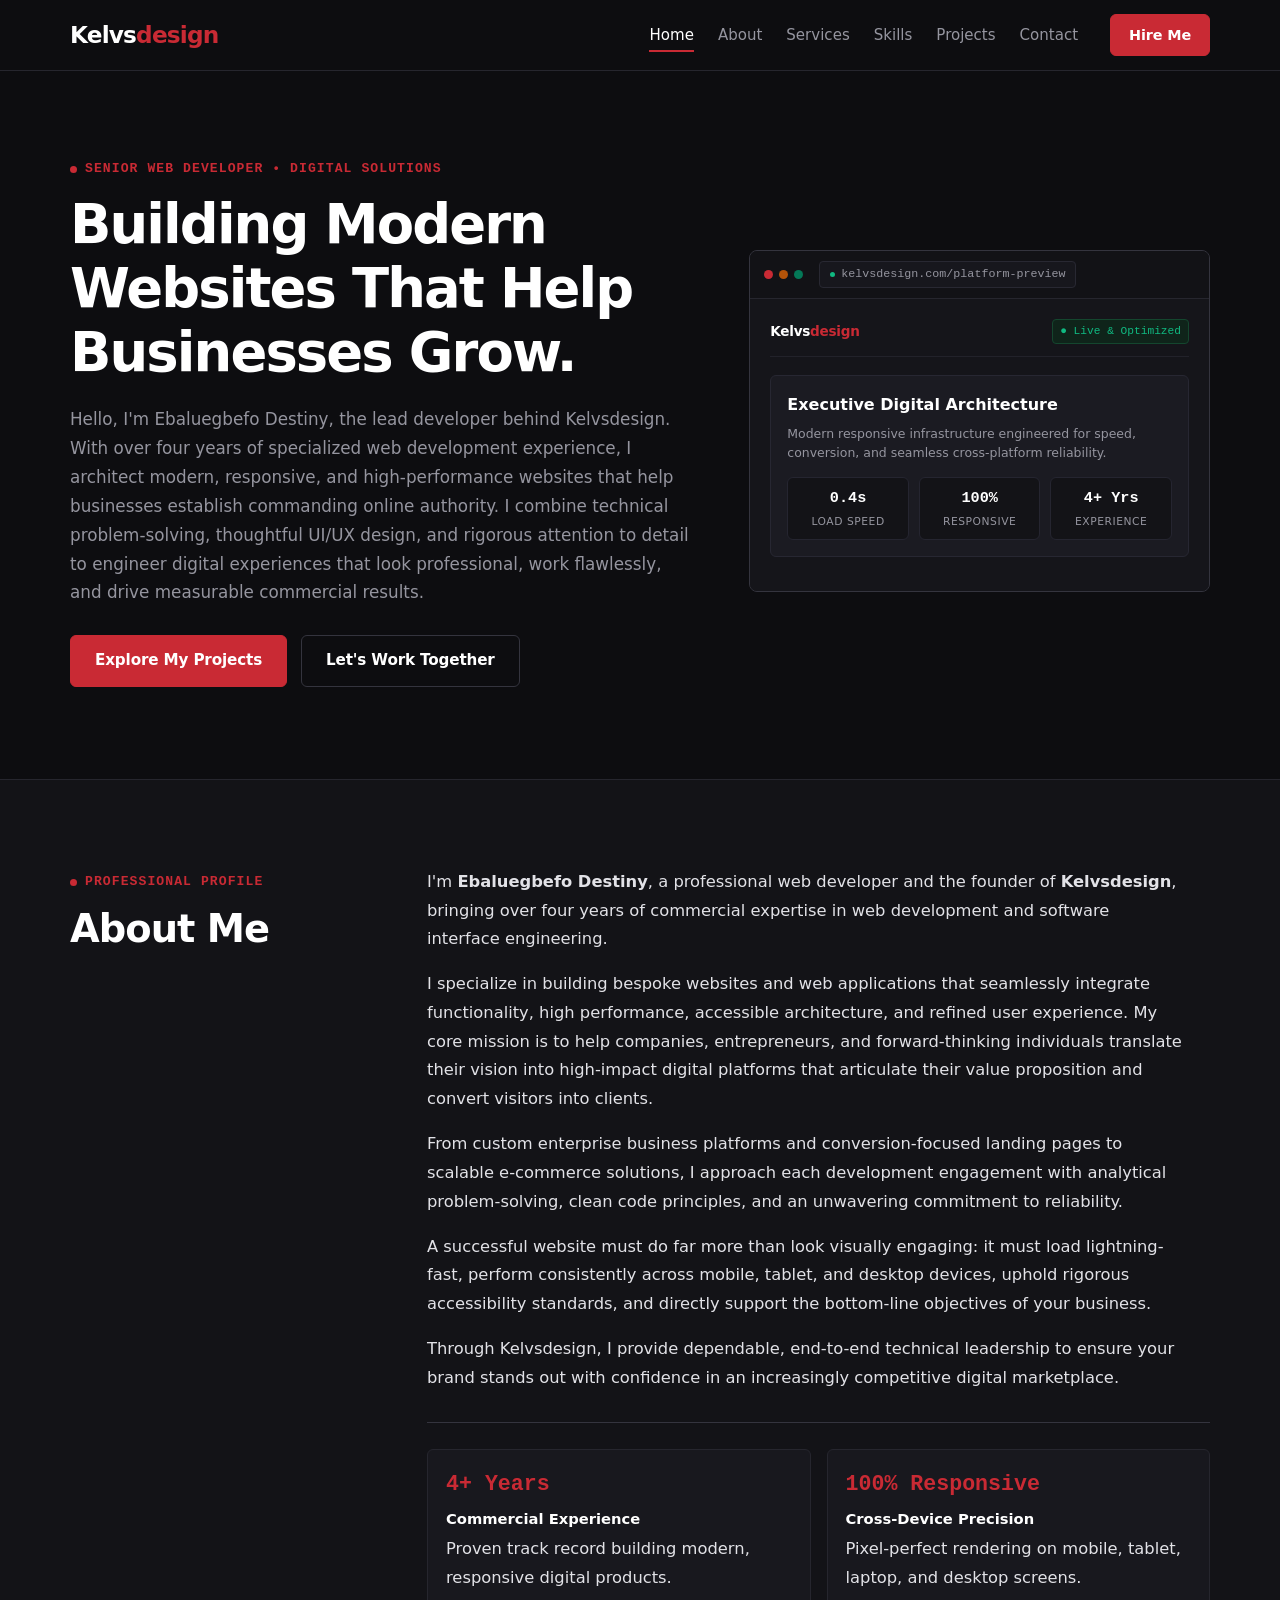
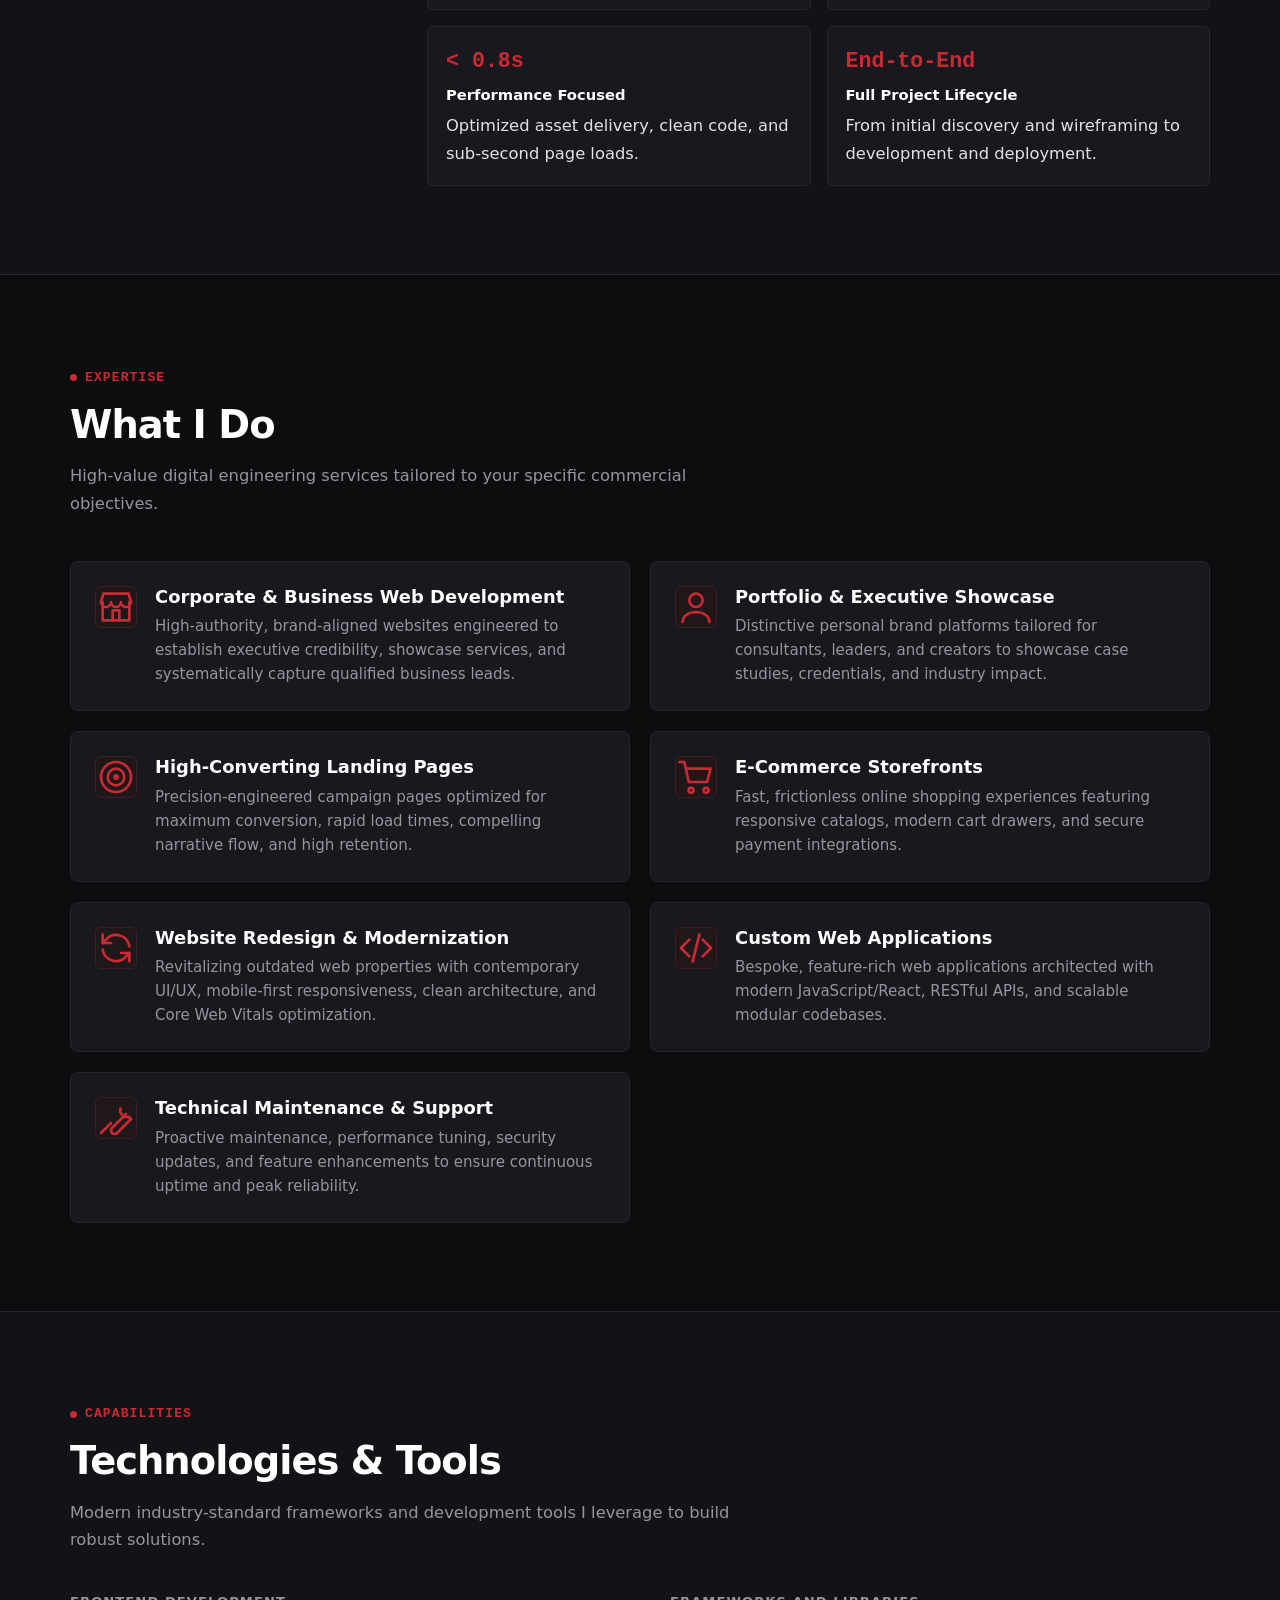
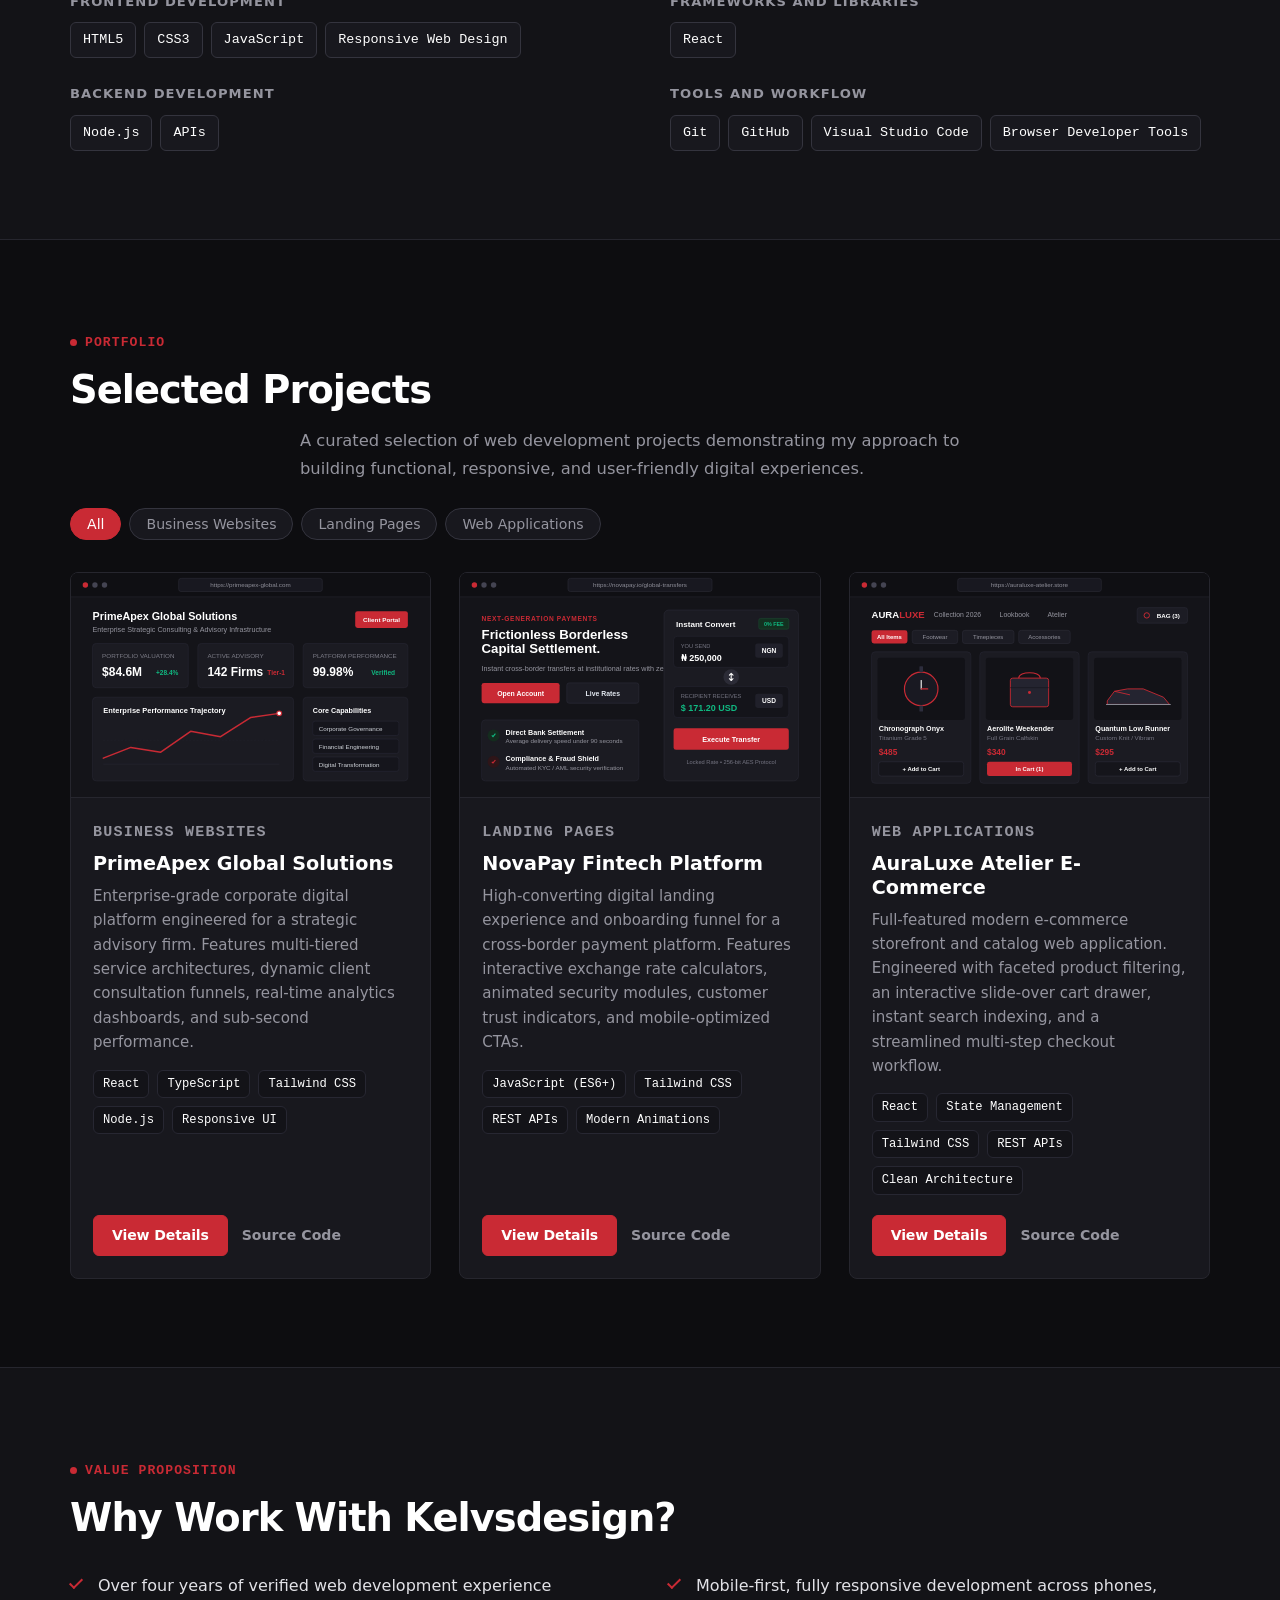
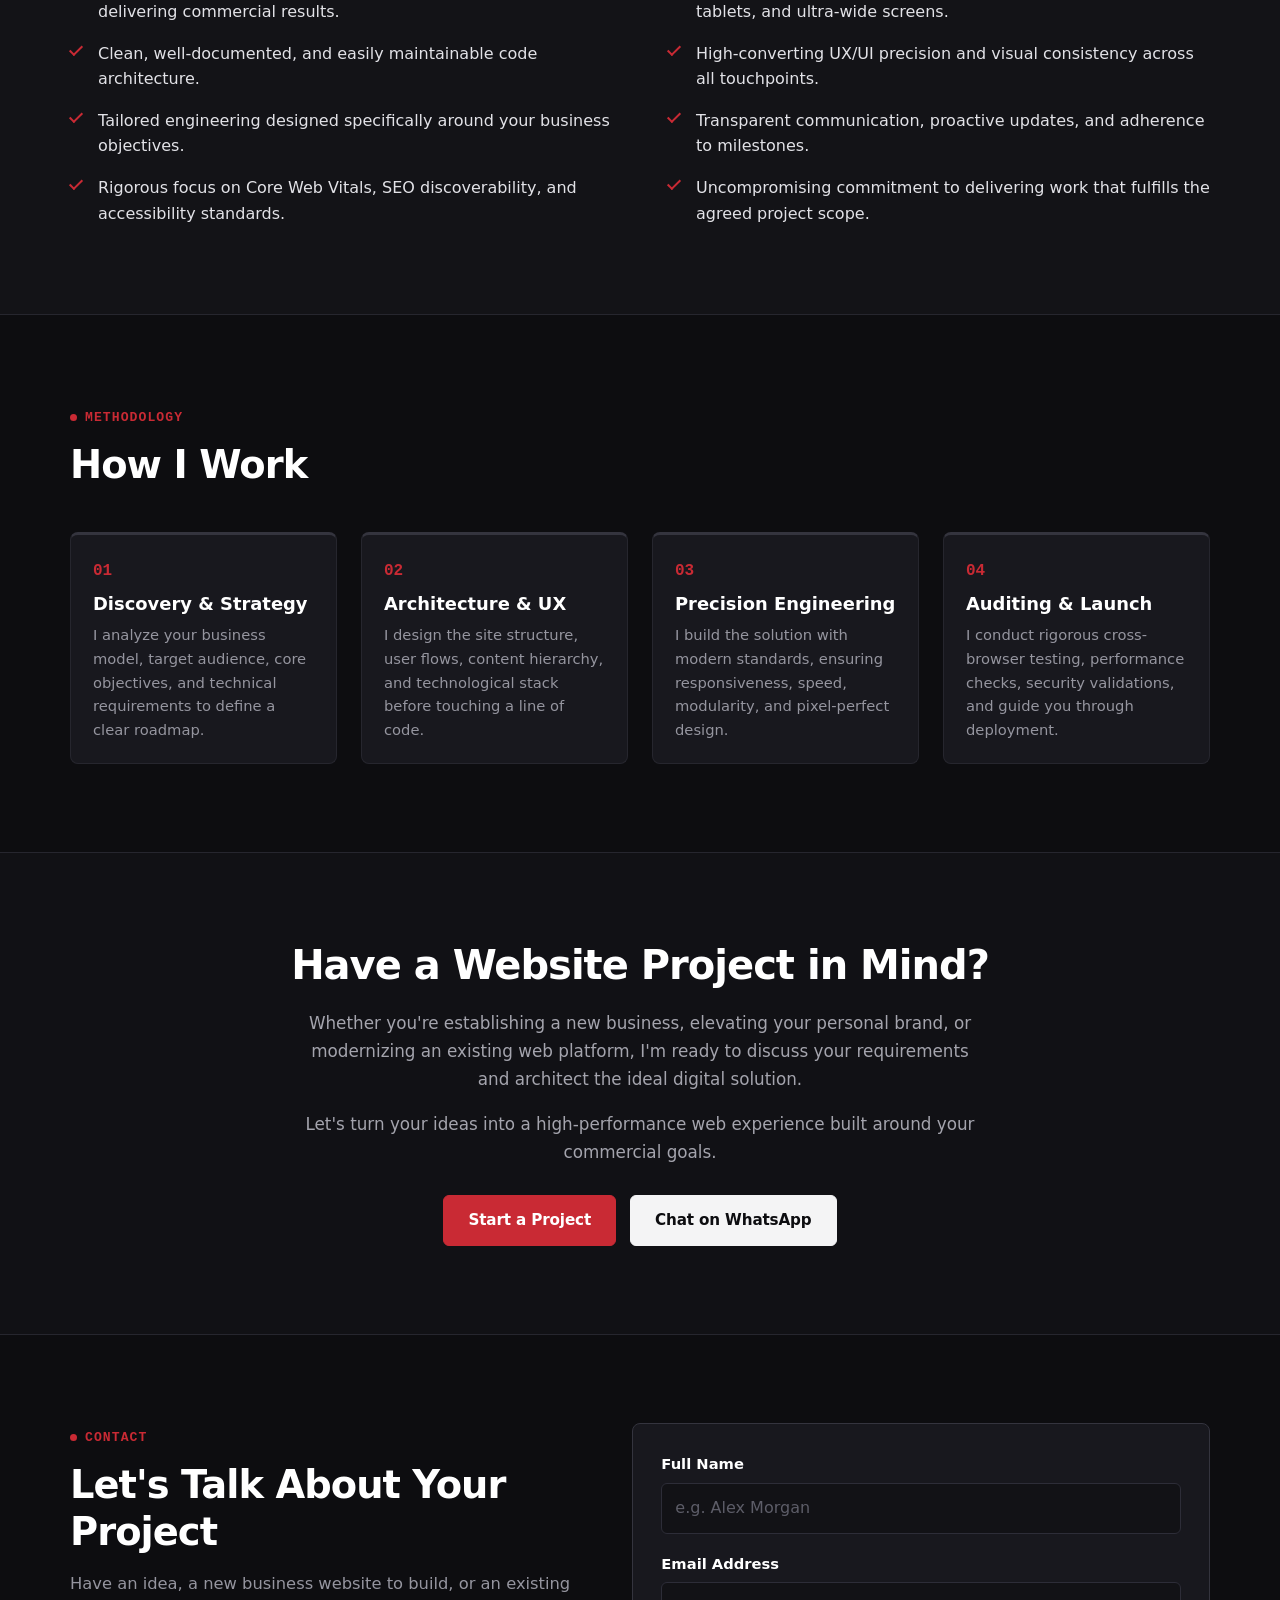
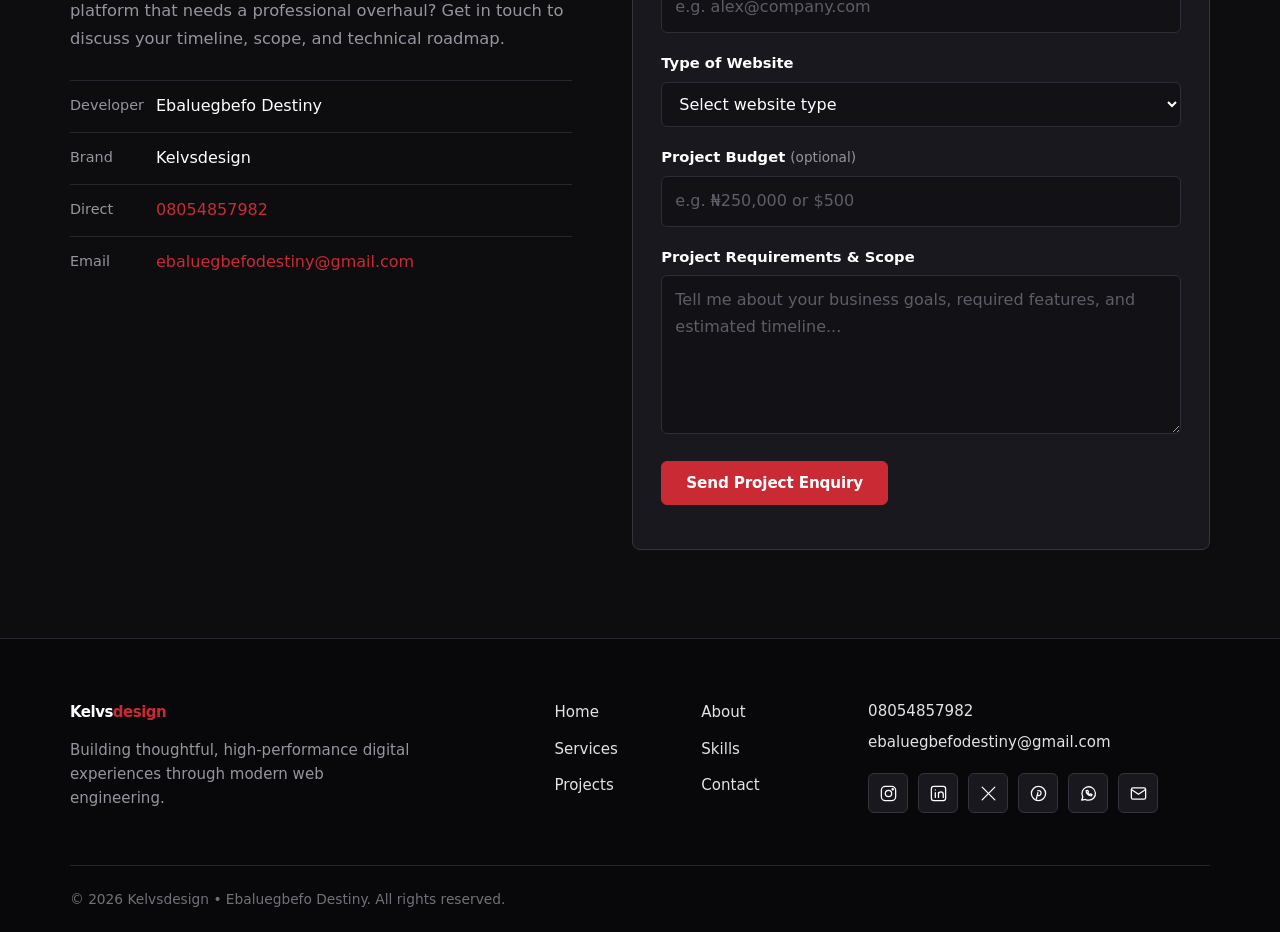
<file: index.html>
<!DOCTYPE html>
<html lang="en">
<head>
  <meta charset="UTF-8">
  <meta name="viewport" content="width=device-width, initial-scale=1">
  <title>Kelvsdesign | Web Developer Portfolio</title>
  <meta name="description" content="Kelvsdesign is the web development brand of Ebaluegbefo Destiny, building modern, responsive, user-friendly websites for businesses and individuals.">
  <meta name="theme-color" content="#09090b">
  <meta property="og:title" content="Kelvsdesign | Web Developer Portfolio">
  <meta property="og:description" content="Modern, responsive websites for businesses, brands and individuals.">
  <meta property="og:type" content="website">
  <link rel="icon" href="images/favicon.svg" type="image/svg+xml">
  <link rel="stylesheet" href="css/styles.css">
</head>
<body>
  <a class="skip-link" href="#main">Skip to content</a>

  <header class="site-header">
    <div class="container nav-bar">
      <a href="#home" class="wordmark" aria-label="Kelvsdesign home">Kelvs<span>design</span></a>

      <nav id="site-nav" class="site-nav" aria-label="Main navigation">
        <ul>
          <li><a href="#home">Home</a></li>
          <li><a href="#about">About</a></li>
          <li><a href="#services">Services</a></li>
          <li><a href="#skills">Skills</a></li>
          <li><a href="#projects">Projects</a></li>
          <li><a href="#contact">Contact</a></li>
        </ul>
        <a href="#contact" class="btn btn-primary nav-hire">Hire Me</a>
      </nav>

      <button class="menu-toggle" id="menu-toggle" aria-expanded="false" aria-controls="site-nav" aria-label="Open menu">
        <span></span><span></span><span></span>
      </button>
    </div>
  </header>

  <main id="main">

    <!-- HERO -->
    <section id="home" class="hero">
      <div class="container hero-grid">
        <div class="hero-text">
          <p class="eyebrow">Senior Web Developer • Digital Solutions</p>
          <h1>Building Modern Websites That Help Businesses Grow.</h1>
          <p class="lead">Hello, I'm Ebaluegbefo Destiny, the lead developer behind Kelvsdesign. With over four years of specialized web development experience, I architect modern, responsive, and high-performance websites that help businesses establish commanding online authority. I combine technical problem-solving, thoughtful UI/UX design, and rigorous attention to detail to engineer digital experiences that look professional, work flawlessly, and drive measurable commercial results.</p>
          <div class="btn-row">
            <a href="#projects" class="btn btn-primary">Explore My Projects</a>
            <a href="#contact" class="btn btn-outline">Let's Work Together</a>
          </div>
        </div>

        <div class="hero-visual" aria-hidden="true">
          <div class="browser">
            <div class="browser-bar">
              <i></i><i></i><i></i>
              <span>kelvsdesign.com/platform-preview</span>
            </div>
            <div class="browser-body">
              <div class="mock-nav">
                <b>Kelvs<span>design</span></b>
                <span class="mock-status">● Live &amp; Optimized</span>
              </div>
              <div class="mock-hero">
                <div class="mock-title">Executive Digital Architecture</div>
                <div class="mock-desc">Modern responsive infrastructure engineered for speed, conversion, and seamless cross-platform reliability.</div>
                <div class="mock-stats">
                  <div class="mock-stat">
                    <div class="mock-stat-val">0.4s</div>
                    <div class="mock-stat-lbl">Load Speed</div>
                  </div>
                  <div class="mock-stat">
                    <div class="mock-stat-val">100%</div>
                    <div class="mock-stat-lbl">Responsive</div>
                  </div>
                  <div class="mock-stat">
                    <div class="mock-stat-val">4+ Yrs</div>
                    <div class="mock-stat-lbl">Experience</div>
                  </div>
                </div>
              </div>
            </div>
          </div>
        </div>
      </div>
    </section>

    <!-- ABOUT -->
    <section id="about" class="section alt">
      <div class="container about-grid">
        <div>
          <p class="eyebrow">Professional Profile</p>
          <h2>About Me</h2>
        </div>
        <div class="about-text">
          <p>I'm <strong>Ebaluegbefo Destiny</strong>, a professional web developer and the founder of <strong>Kelvsdesign</strong>, bringing over four years of commercial expertise in web development and software interface engineering.</p>
          <p>I specialize in building bespoke websites and web applications that seamlessly integrate functionality, high performance, accessible architecture, and refined user experience. My core mission is to help companies, entrepreneurs, and forward-thinking individuals translate their vision into high-impact digital platforms that articulate their value proposition and convert visitors into clients.</p>
          <p>From custom enterprise business platforms and conversion-focused landing pages to scalable e-commerce solutions, I approach each development engagement with analytical problem-solving, clean code principles, and an unwavering commitment to reliability.</p>
          <p>A successful website must do far more than look visually engaging: it must load lightning-fast, perform consistently across mobile, tablet, and desktop devices, uphold rigorous accessibility standards, and directly support the bottom-line objectives of your business.</p>
          <p>Through Kelvsdesign, I provide dependable, end-to-end technical leadership to ensure your brand stands out with confidence in an increasingly competitive digital marketplace.</p>

          <div class="about-highlights">
            <div class="highlight-card">
              <div class="highlight-val">4+ Years</div>
              <div class="highlight-title">Commercial Experience</div>
              <p class="highlight-desc">Proven track record building modern, responsive digital products.</p>
            </div>
            <div class="highlight-card">
              <div class="highlight-val">100% Responsive</div>
              <div class="highlight-title">Cross-Device Precision</div>
              <p class="highlight-desc">Pixel-perfect rendering on mobile, tablet, laptop, and desktop screens.</p>
            </div>
            <div class="highlight-card">
              <div class="highlight-val">&lt; 0.8s</div>
              <div class="highlight-title">Performance Focused</div>
              <p class="highlight-desc">Optimized asset delivery, clean code, and sub-second page loads.</p>
            </div>
            <div class="highlight-card">
              <div class="highlight-val">End-to-End</div>
              <div class="highlight-title">Full Project Lifecycle</div>
              <p class="highlight-desc">From initial discovery and wireframing to development and deployment.</p>
            </div>
          </div>
        </div>
      </div>
    </section>

    <!-- SERVICES -->
    <section id="services" class="section">
      <div class="container">
        <p class="eyebrow">Expertise</p>
        <h2>What I Do</h2>
        <p class="section-sub left">High-value digital engineering services tailored to your specific commercial objectives.</p>
        <div id="services-list" class="services-list"></div>
      </div>
    </section>

    <!-- SKILLS -->
    <section id="skills" class="section alt">
      <div class="container">
        <p class="eyebrow">Capabilities</p>
        <h2>Technologies &amp; Tools</h2>
        <p class="section-sub left">Modern industry-standard frameworks and development tools I leverage to build robust solutions.</p>
        <div id="skills-list" class="skills-list"></div>
      </div>
    </section>

    <!-- PROJECTS -->
    <section id="projects" class="section">
      <div class="container">
        <p class="eyebrow">Portfolio</p>
        <h2>Selected Projects</h2>
        <p class="section-sub">A curated selection of web development projects demonstrating my approach to building functional, responsive, and user-friendly digital experiences.</p>
        <div id="project-filters" class="filters" role="group" aria-label="Filter projects by category"></div>
        <div id="projects-grid" class="projects-grid"></div>
      </div>
    </section>

    <!-- WHY -->
    <section id="why" class="section alt">
      <div class="container">
        <p class="eyebrow">Value Proposition</p>
        <h2>Why Work With Kelvsdesign?</h2>
        <ul class="why-list">
          <li>Over four years of verified web development experience delivering commercial results.</li>
          <li>Mobile-first, fully responsive development across phones, tablets, and ultra-wide screens.</li>
          <li>Clean, well-documented, and easily maintainable code architecture.</li>
          <li>High-converting UX/UI precision and visual consistency across all touchpoints.</li>
          <li>Tailored engineering designed specifically around your business objectives.</li>
          <li>Transparent communication, proactive updates, and adherence to milestones.</li>
          <li>Rigorous focus on Core Web Vitals, SEO discoverability, and accessibility standards.</li>
          <li>Uncompromising commitment to delivering work that fulfills the agreed project scope.</li>
        </ul>
      </div>
    </section>

    <!-- PROCESS -->
    <section id="process" class="section">
      <div class="container">
        <p class="eyebrow">Methodology</p>
        <h2>How I Work</h2>
        <ol class="steps">
          <li>
            <span class="step-no">01</span>
            <h3>Discovery &amp; Strategy</h3>
            <p>I analyze your business model, target audience, core objectives, and technical requirements to define a clear roadmap.</p>
          </li>
          <li>
            <span class="step-no">02</span>
            <h3>Architecture &amp; UX</h3>
            <p>I design the site structure, user flows, content hierarchy, and technological stack before touching a line of code.</p>
          </li>
          <li>
            <span class="step-no">03</span>
            <h3>Precision Engineering</h3>
            <p>I build the solution with modern standards, ensuring responsiveness, speed, modularity, and pixel-perfect design.</p>
          </li>
          <li>
            <span class="step-no">04</span>
            <h3>Auditing &amp; Launch</h3>
            <p>I conduct rigorous cross-browser testing, performance checks, security validations, and guide you through deployment.</p>
          </li>
        </ol>
      </div>
    </section>

    <!-- CTA -->
    <section id="cta" class="cta">
      <div class="container cta-inner">
        <h2>Have a Website Project in Mind?</h2>
        <p>Whether you're establishing a new business, elevating your personal brand, or modernizing an existing web platform, I'm ready to discuss your requirements and architect the ideal digital solution.</p>
        <p>Let's turn your ideas into a high-performance web experience built around your commercial goals.</p>
        <div class="btn-row center">
          <a href="#contact" class="btn btn-primary">Start a Project</a>
          <a href="https://wa.me/2349160078179" class="btn btn-light" target="_blank" rel="noopener noreferrer">Chat on WhatsApp</a>
        </div>
      </div>
    </section>

    <!-- CONTACT -->
    <section id="contact" class="section">
      <div class="container contact-grid">
        <div>
          <p class="eyebrow">Contact</p>
          <h2>Let's Talk About Your Project</h2>
          <p class="section-sub left">Have an idea, a new business website to build, or an existing platform that needs a professional overhaul? Get in touch to discuss your timeline, scope, and technical roadmap.</p>
          <dl class="contact-details">
            <div><dt>Developer</dt><dd>Ebaluegbefo Destiny</dd></div>
            <div><dt>Brand</dt><dd>Kelvsdesign</dd></div>
            <div><dt>Direct</dt><dd><a id="contact-phone" href="tel:+2348054857982">08054857982</a></dd></div>
            <div><dt>Email</dt><dd><a id="contact-email" href="mailto:ebaluegbefodestiny@gmail.com">ebaluegbefodestiny@gmail.com</a></dd></div>
          </dl>
        </div>

        <form id="contact-form" class="contact-form" novalidate>
          <div class="field">
            <label for="name">Full Name</label>
            <input id="name" name="name" type="text" autocomplete="name" placeholder="e.g. Alex Morgan" required>
          </div>
          <div class="field">
            <label for="email">Email Address</label>
            <input id="email" name="email" type="email" autocomplete="email" placeholder="e.g. alex@company.com" required>
          </div>
          <div class="field">
            <label for="type">Type of Website</label>
            <select id="type" name="website_type" required>
              <option value="">Select website type</option>
              <option>Corporate / Business Website</option>
              <option>Professional Portfolio</option>
              <option>High-Converting Landing Page</option>
              <option>E-Commerce Storefront</option>
              <option>Website Redesign &amp; Performance Optimization</option>
              <option>Custom Web Application</option>
              <option>Ongoing Maintenance &amp; Technical Support</option>
              <option>Other Custom Inquiry</option>
            </select>
          </div>
          <div class="field">
            <label for="budget">Project Budget <span class="optional">(optional)</span></label>
            <input id="budget" name="budget" type="text" placeholder="e.g. ₦250,000 or $500">
          </div>
          <div class="field">
            <label for="details">Project Requirements &amp; Scope</label>
            <textarea id="details" name="details" rows="5" placeholder="Tell me about your business goals, required features, and estimated timeline..." required></textarea>
          </div>
          <input type="text" name="_gotcha" tabindex="-1" autocomplete="off" class="hp" aria-hidden="true">
          <button type="submit" class="btn btn-primary" id="form-submit">Send Project Enquiry</button>
          <div id="form-status" class="form-status" role="status" aria-live="polite"></div>
        </form>
      </div>
    </section>

  </main>

  <footer class="site-footer">
    <div class="container footer-grid">
      <div>
        <a href="#home" class="wordmark light" aria-label="Kelvsdesign home">Kelvs<span>design</span></a>
        <p class="footer-tag">Building thoughtful, high-performance digital experiences through modern web engineering.</p>
      </div>
      <nav aria-label="Footer navigation">
        <ul class="footer-links">
          <li><a href="#home">Home</a></li>
          <li><a href="#about">About</a></li>
          <li><a href="#services">Services</a></li>
          <li><a href="#skills">Skills</a></li>
          <li><a href="#projects">Projects</a></li>
          <li><a href="#contact">Contact</a></li>
        </ul>
      </nav>
      <div>
        <p class="footer-contact"><a id="footer-phone" href="tel:+2348054857982">08054857982</a></p>
        <p class="footer-contact"><a id="footer-email" href="mailto:ebaluegbefodestiny@gmail.com">ebaluegbefodestiny@gmail.com</a></p>
        <div id="social-icons" class="social-icons"></div>
      </div>
    </div>
    <div class="container copyright">
      <p>&copy; <span id="year">2026</span> Kelvsdesign • Ebaluegbefo Destiny. All rights reserved.</p>
    </div>
  </footer>

  <script src="js/data/config.js"></script>
  <script src="js/data/skills.js"></script>
  <script src="js/data/projects.js"></script>
  <script src="js/render.js"></script>
  <script src="js/main.js"></script>
</body>
</html>
</file>
<file: css/styles.css>
/* =====================================================
   KELVSDESIGN STYLES — MATURE, CLEAN DARK PALETTE
   Refined, non-glowing, professional design system.
   ===================================================== */

:root {
  --red: #c92a34;
  --red-hover: #b32029;
  --red-dark: #91151e;
  --bg: #0d0d10;
  --bg-alt: #131317;
  --card: #18181e;
  --card-hover: #202028;
  --heading: #ffffff;
  --text: #e2e2e7;
  --muted: #95959f;
  --line: #26262e;
  --line-strong: #34343e;
  --radius: 8px;
  --max: 1140px;
  --font: "Segoe UI", system-ui, -apple-system, Roboto, Helvetica, Arial, sans-serif;
  --mono: Consolas, "SFMono-Regular", Menlo, monospace;
}

*, *::before, *::after { box-sizing: border-box; }
html { scroll-behavior: smooth; scroll-padding-top: 80px; }
body {
  margin: 0;
  font-family: var(--font);
  color: var(--text);
  background: var(--bg);
  line-height: 1.68;
  -webkit-font-smoothing: antialiased;
  -moz-osx-font-smoothing: grayscale;
}
img { max-width: 100%; display: block; }
a { color: var(--red); text-decoration: none; transition: color 0.18s ease; }
a:hover { color: var(--red-hover); }
ul, ol { margin: 0; padding: 0; list-style: none; }
h1, h2, h3, h4 { color: var(--heading); line-height: 1.24; margin: 0; font-weight: 700; }
p { margin: 0 0 1em; }
:focus-visible { outline: 2px solid var(--red); outline-offset: 2px; border-radius: 4px; }

.container { width: min(100% - 44px, var(--max)); margin-inline: auto; }
.skip-link {
  position: absolute;
  left: -999px;
  top: 10px;
  background: var(--red);
  color: #fff;
  padding: 10px 16px;
  z-index: 250;
  border-radius: 4px;
  font-weight: 600;
}
.skip-link:focus { left: 16px; color: #fff; }

/* ---------- Buttons ---------- */
.btn {
  display: inline-flex;
  align-items: center;
  justify-content: center;
  padding: 12px 24px;
  border-radius: 6px;
  font-weight: 600;
  font-size: 0.95rem;
  letter-spacing: -0.01em;
  text-decoration: none;
  border: 1px solid transparent;
  cursor: pointer;
  font-family: inherit;
  transition: background-color 0.18s ease, border-color 0.18s ease, color 0.18s ease;
}
.btn-primary {
  background: var(--red);
  border-color: var(--red);
  color: #ffffff !important;
}
.btn-primary:hover {
  background: var(--red-hover);
  border-color: var(--red-hover);
}
.btn-outline {
  border-color: var(--line-strong);
  color: var(--heading);
  background: transparent;
}
.btn-outline:hover {
  background: #1c1c24;
  border-color: #484856;
  color: #ffffff;
}
.btn-light {
  background: #f4f4f5;
  border-color: #f4f4f5;
  color: #0d0d10 !important;
  font-weight: 600;
}
.btn-light:hover {
  background: #e4e4e7;
  border-color: #e4e4e7;
}
.btn[disabled], .btn.is-disabled {
  opacity: 0.45;
  cursor: not-allowed;
  pointer-events: none;
}
.btn-row { display: flex; flex-wrap: wrap; gap: 14px; margin-top: 28px; }
.btn-row.center { justify-content: center; }

/* ---------- Header ---------- */
.site-header {
  position: sticky;
  top: 0;
  z-index: 100;
  background: #0d0d10;
  border-bottom: 1px solid var(--line);
}
.nav-bar { display: flex; align-items: center; justify-content: space-between; height: 70px; }
.wordmark {
  font-size: 1.45rem;
  font-weight: 800;
  letter-spacing: -0.035em;
  color: var(--heading);
  text-decoration: none;
}
.wordmark span { color: var(--red); }
.wordmark.light { color: #fff; }
.site-nav { display: flex; align-items: center; gap: 32px; }
.site-nav ul { display: flex; gap: 24px; }
.site-nav ul a {
  color: var(--muted);
  text-decoration: none;
  font-weight: 500;
  font-size: 0.94rem;
  padding: 6px 0;
  border-bottom: 2px solid transparent;
  transition: color 0.18s, border-color 0.18s;
}
.site-nav ul a:hover, .site-nav ul a.active {
  color: #ffffff;
  border-bottom-color: var(--red);
}
.nav-hire {
  padding: 8px 18px;
  font-size: 0.9rem;
}

.menu-toggle {
  display: none;
  background: none;
  border: 1px solid var(--line-strong);
  border-radius: 6px;
  padding: 8px;
  cursor: pointer;
}
.menu-toggle span {
  display: block;
  width: 22px;
  height: 2px;
  background: var(--heading);
  margin: 4px 0;
  transition: transform 0.2s, opacity 0.2s;
}
.menu-toggle[aria-expanded="true"] span:nth-child(1) { transform: translateY(6px) rotate(45deg); }
.menu-toggle[aria-expanded="true"] span:nth-child(2) { opacity: 0; }
.menu-toggle[aria-expanded="true"] span:nth-child(3) { transform: translateY(-6px) rotate(-45deg); }

/* ---------- Sections ---------- */
.section { padding: 88px 0; position: relative; }
.section.alt {
  background: var(--bg-alt);
  border-top: 1px solid var(--line);
  border-bottom: 1px solid var(--line);
}
.eyebrow {
  font-family: var(--mono);
  font-size: 0.82rem;
  letter-spacing: 0.08em;
  text-transform: uppercase;
  color: var(--red);
  margin-bottom: 12px;
  font-weight: 600;
  display: inline-flex;
  align-items: center;
  gap: 8px;
}
.eyebrow::before {
  content: "";
  display: inline-block;
  width: 7px;
  height: 7px;
  border-radius: 50%;
  background: var(--red);
}
h2 {
  font-size: clamp(1.85rem, 3.2vw, 2.4rem);
  letter-spacing: -0.025em;
  color: var(--heading);
}
.section-sub {
  color: var(--muted);
  max-width: 680px;
  margin: 14px auto 0;
  font-size: 1.02rem;
}
.section-sub.left { margin-left: 0; }

/* ---------- Hero ---------- */
.hero {
  padding: 84px 0 92px;
  position: relative;
}
.hero-grid { display: grid; grid-template-columns: 1.15fr 0.85fr; gap: 56px; align-items: center; }
.hero h1 {
  font-size: clamp(2.2rem, 4.5vw, 3.4rem);
  letter-spacing: -0.035em;
  margin-bottom: 20px;
  line-height: 1.18;
}
.hero h1 .highlight {
  color: #ffffff;
}
.lead {
  color: var(--muted);
  font-size: 1.05rem;
  max-width: 620px;
  line-height: 1.72;
}

/* Hero Showcase Browser Mockup */
.browser {
  border: 1px solid var(--line-strong);
  border-radius: 8px;
  background: var(--card);
  overflow: hidden;
}
.browser-bar {
  display: flex;
  align-items: center;
  gap: 6px;
  padding: 10px 14px;
  background: #121216;
  border-bottom: 1px solid var(--line);
}
.browser-bar i { width: 9px; height: 9px; border-radius: 50%; background: #2f2f38; }
.browser-bar i:first-child { background: var(--red); }
.browser-bar i:nth-child(2) { background: #b45309; }
.browser-bar i:nth-child(3) { background: #047857; }
.browser-bar span {
  margin-left: 10px;
  font-family: var(--mono);
  font-size: 0.73rem;
  color: var(--muted);
  background: #17171d;
  padding: 3px 10px;
  border-radius: 4px;
  border: 1px solid #282832;
  display: inline-flex;
  align-items: center;
  gap: 6px;
}
.browser-bar span::before {
  content: "";
  display: inline-block;
  width: 5px;
  height: 5px;
  border-radius: 50%;
  background: #10b981;
}
.browser-body { padding: 20px; background: #15151a; }
.mock-nav {
  display: flex;
  align-items: center;
  justify-content: space-between;
  margin-bottom: 18px;
  padding-bottom: 12px;
  border-bottom: 1px solid #22222a;
}
.mock-nav b {
  font-size: 0.85rem;
  font-weight: 700;
  color: #fff;
  letter-spacing: -0.02em;
}
.mock-nav b span { color: var(--red); }
.mock-status {
  font-family: var(--mono);
  font-size: 0.7rem;
  color: #10b981;
  background: #0f241a;
  border: 1px solid #14462e;
  padding: 2px 7px;
  border-radius: 4px;
}
.mock-hero {
  background: #1b1b22;
  border: 1px solid #272732;
  border-radius: 6px;
  padding: 16px;
  margin-bottom: 14px;
}
.mock-title {
  font-size: 1rem;
  font-weight: 700;
  color: #fff;
  margin-bottom: 6px;
}
.mock-desc {
  font-size: 0.78rem;
  color: var(--muted);
  line-height: 1.5;
  margin-bottom: 14px;
}
.mock-stats {
  display: grid;
  grid-template-columns: repeat(3, 1fr);
  gap: 10px;
}
.mock-stat {
  background: #131317;
  border: 1px solid #252530;
  border-radius: 6px;
  padding: 8px 10px;
  text-align: center;
}
.mock-stat-val {
  font-family: var(--mono);
  font-size: 0.95rem;
  font-weight: 700;
  color: #fff;
}
.mock-stat-lbl {
  font-size: 0.67rem;
  color: var(--muted);
  text-transform: uppercase;
  letter-spacing: 0.05em;
  margin-top: 2px;
}

/* ---------- About ---------- */
.about-grid { display: grid; grid-template-columns: 0.55fr 1.45fr; gap: 60px; }
.about-text p {
  color: var(--text);
  max-width: 760px;
  font-size: 1.02rem;
  line-height: 1.76;
}
.about-highlights {
  display: grid;
  grid-template-columns: repeat(2, 1fr);
  gap: 16px;
  margin-top: 30px;
  padding-top: 26px;
  border-top: 1px solid var(--line-strong);
}
.highlight-card {
  background: var(--card);
  border: 1px solid var(--line);
  border-radius: 6px;
  padding: 16px 18px;
  transition: border-color 0.18s;
}
.highlight-card:hover {
  border-color: var(--line-strong);
}
.highlight-val {
  font-family: var(--mono);
  font-size: 1.35rem;
  font-weight: 700;
  color: var(--red);
}
.highlight-title {
  font-size: 0.92rem;
  font-weight: 600;
  color: var(--heading);
  margin-top: 4px;
}
.highlight-desc {
  font-size: 0.82rem;
  color: var(--muted);
  margin: 4px 0 0;
  line-height: 1.45;
}

/* ---------- Services ---------- */
.services-list {
  margin-top: 44px;
  display: grid;
  grid-template-columns: repeat(2, 1fr);
  gap: 20px;
}
.service {
  display: flex;
  gap: 18px;
  padding: 24px;
  background: var(--card);
  border: 1px solid var(--line);
  border-radius: var(--radius);
  transition: border-color 0.18s ease, background-color 0.18s ease;
}
.service:hover {
  border-color: var(--line-strong);
  background: var(--card-hover);
}
.service .icon {
  flex: none;
  width: 42px;
  height: 42px;
  display: flex;
  align-items: center;
  justify-content: center;
  background: #201719;
  border: 1px solid #3c1e22;
  border-radius: 6px;
  color: var(--red);
}
.service h3 { font-size: 1.12rem; margin-bottom: 6px; color: var(--heading); }
.service p { color: var(--muted); font-size: 0.94rem; margin: 0; line-height: 1.6; }

/* ---------- Skills ---------- */
.skills-list {
  margin-top: 40px;
  display: grid;
  grid-template-columns: repeat(2, 1fr);
  gap: 28px 60px;
}
.skill-group h3 {
  font-size: 0.82rem;
  text-transform: uppercase;
  letter-spacing: 0.08em;
  color: var(--muted);
  margin-bottom: 12px;
}
.chips { display: flex; flex-wrap: wrap; gap: 8px; }
.chip {
  font-family: var(--mono);
  font-size: 0.84rem;
  padding: 6px 12px;
  border: 1px solid var(--line-strong);
  background: var(--card);
  border-radius: 6px;
  color: var(--heading);
  transition: border-color 0.18s, color 0.18s;
}
.chip:hover {
  border-color: #4a4a58;
  color: #fff;
}

/* ---------- Projects ---------- */
.projects-grid {
  margin-top: 32px;
  display: grid;
  grid-template-columns: repeat(auto-fill, minmax(330px, 1fr));
  gap: 28px;
}
.filters { display: flex; flex-wrap: wrap; gap: 8px; margin-top: 26px; }
.filter-btn {
  font-family: inherit;
  font-size: 0.88rem;
  font-weight: 500;
  padding: 7px 16px;
  border-radius: 999px;
  border: 1px solid var(--line-strong);
  background: var(--card);
  cursor: pointer;
  color: var(--muted);
  transition: border-color 0.18s, color 0.18s, background-color 0.18s;
}
.filter-btn:hover {
  border-color: #4f4f5e;
  color: #fff;
}
.filter-btn[aria-pressed="true"] {
  background: var(--red);
  border-color: var(--red);
  color: #fff;
}

.project {
  border: 1px solid var(--line);
  border-radius: var(--radius);
  background: var(--card);
  overflow: hidden;
  display: flex;
  flex-direction: column;
  transition: border-color 0.18s ease;
}
.project:hover {
  border-color: var(--line-strong);
}
.project-img {
  display: block;
  aspect-ratio: 16 / 10;
  background: #111115;
  overflow: hidden;
  border-bottom: 1px solid var(--line);
}
.project-img img {
  width: 100%;
  height: 100%;
  object-fit: cover;
}
.project-body { padding: 22px; display: flex; flex-direction: column; flex: 1; }
.project-cat {
  font-family: var(--mono);
  font-size: 0.74rem;
  text-transform: uppercase;
  letter-spacing: 0.08em;
  color: var(--red);
  margin-bottom: 8px;
  font-weight: 600;
}
.project h3 { font-size: 1.2rem; margin-bottom: 8px; color: var(--heading); }
.project p { color: var(--muted); font-size: 0.94rem; line-height: 1.62; }
.project .chips { margin-bottom: 20px; }
.project .chip { font-size: 0.76rem; padding: 3px 9px; background: #131318; border-color: #272732; }
.project-actions {
  margin-top: auto;
  display: flex;
  flex-wrap: wrap;
  align-items: center;
  gap: 14px;
}
.project-actions .btn { padding: 8px 18px; font-size: 0.88rem; }
.project-actions .repo {
  font-size: 0.88rem;
  font-weight: 600;
  color: var(--muted);
  display: inline-flex;
  align-items: center;
  gap: 6px;
}
.project-actions .repo:hover { color: #fff; text-decoration: underline; }
.tag-sample { display: none; }
.empty-note { color: var(--muted); grid-column: 1 / -1; font-size: 1rem; padding: 40px 0; text-align: center; }

/* ---------- Why ---------- */
.why-list {
  margin-top: 32px;
  display: grid;
  grid-template-columns: repeat(2, 1fr);
  gap: 16px 56px;
}
.why-list li {
  position: relative;
  padding-left: 28px;
  color: var(--text);
  font-size: 1rem;
  line-height: 1.6;
}
.why-list li::before {
  content: "";
  position: absolute;
  left: 2px;
  top: 0.45em;
  width: 13px;
  height: 7px;
  border-left: 2.5px solid var(--red);
  border-bottom: 2.5px solid var(--red);
  transform: rotate(-45deg) translateY(-50%);
}

/* ---------- Process ---------- */
.steps {
  margin-top: 44px;
  display: grid;
  grid-template-columns: repeat(4, 1fr);
  gap: 24px;
}
.steps li {
  background: var(--card);
  border: 1px solid var(--line);
  border-top: 3px solid var(--line-strong);
  border-radius: var(--radius);
  padding: 22px;
  transition: border-top-color 0.18s ease;
}
.steps li:hover {
  border-top-color: var(--red);
}
.step-no {
  font-family: var(--mono);
  color: var(--red);
  font-weight: 700;
  font-size: 1rem;
}
.steps h3 { font-size: 1.12rem; margin: 8px 0 8px; color: var(--heading); }
.steps p { color: var(--muted); font-size: 0.92rem; margin: 0; line-height: 1.6; }

/* ---------- CTA ---------- */
.cta {
  background: #111115;
  border-top: 1px solid var(--line);
  border-bottom: 1px solid var(--line);
  color: #fff;
  padding: 88px 0;
  text-align: center;
}
.cta h2 { color: #fff; margin-bottom: 18px; font-size: clamp(1.9rem, 3.6vw, 2.5rem); }
.cta p { color: #a4a4ad; max-width: 680px; margin-inline: auto; font-size: 1.05rem; }

/* ---------- Contact ---------- */
.contact-grid {
  display: grid;
  grid-template-columns: 1fr 1.15fr;
  gap: 60px;
  align-items: start;
}
.contact-details { margin: 28px 0 0; }
.contact-details div {
  display: flex;
  gap: 16px;
  padding: 12px 0;
  border-top: 1px solid var(--line);
}
.contact-details dt { width: 70px; color: var(--muted); font-size: 0.9rem; }
.contact-details dd { margin: 0; font-weight: 500; word-break: break-word; color: var(--heading); }

.contact-form {
  border: 1px solid var(--line-strong);
  border-radius: var(--radius);
  padding: 28px;
  background: var(--card);
}
.field { margin-bottom: 18px; }
.field label {
  display: block;
  font-weight: 600;
  font-size: 0.92rem;
  margin-bottom: 6px;
  color: var(--heading);
}
.optional { font-weight: 400; color: var(--muted); font-size: 0.85rem; }
.field input, .field select, .field textarea {
  width: 100%;
  padding: 11px 13px;
  font: inherit;
  border: 1px solid #2d2d38;
  border-radius: 6px;
  background: #121216;
  color: var(--heading);
  transition: border-color 0.18s;
}
.field input::placeholder, .field textarea::placeholder {
  color: #5d5d68;
}
.field select option {
  background: #14141a;
  color: #fff;
}
.field input:focus, .field select:focus, .field textarea:focus {
  outline: none;
  border-color: var(--red);
}
.field.has-error input, .field.has-error select, .field.has-error textarea {
  border-color: #b91c1c;
}
.field .error { color: #ef4444; font-size: 0.84rem; margin-top: 5px; }
.hp { position: absolute; left: -9999px; width: 1px; height: 1px; opacity: 0; }
.form-status { margin-top: 16px; font-size: 0.95rem; }
.form-status.success {
  color: #34d399;
  background: #0d2319;
  border: 1px solid #14462e;
  padding: 12px 14px;
  border-radius: 6px;
}
.form-status.error, .form-status.info {
  color: #fca5a5;
  background: #261113;
  border: 1px solid #481b1f;
  padding: 12px 14px;
  border-radius: 6px;
}
.form-status .alt-links { margin-top: 10px; display: flex; flex-wrap: wrap; gap: 12px; }
.form-status .alt-links a {
  color: #fff;
  background: #202028;
  border: 1px solid #363644;
  padding: 8px 14px;
  border-radius: 6px;
  font-size: 0.88rem;
  font-weight: 500;
}
.form-status .alt-links a:hover {
  background: var(--red);
  border-color: var(--red);
}

/* ---------- Footer ---------- */
.site-footer {
  background: #08080a;
  color: var(--muted);
  padding: 60px 0 0;
  border-top: 1px solid var(--line);
}
.footer-grid { display: grid; grid-template-columns: 1.3fr 0.8fr 1fr; gap: 40px; padding-bottom: 40px; }
.footer-tag { margin-top: 12px; max-width: 340px; font-size: 0.94rem; line-height: 1.6; color: var(--muted); }
.footer-links { display: grid; grid-template-columns: 1fr 1fr; gap: 10px 20px; }
.site-footer a { color: var(--text); text-decoration: none; font-size: 0.94rem; }
.site-footer a:hover { color: #fff; text-decoration: underline; }
.footer-contact { margin-bottom: 6px; font-size: 0.93rem; word-break: break-word; }
.social-icons { display: flex; flex-wrap: wrap; gap: 10px; margin-top: 18px; }
.social-icons a {
  width: 40px;
  height: 40px;
  display: grid;
  place-items: center;
  border: 1px solid var(--line-strong);
  background: var(--card);
  border-radius: 6px;
  color: #fff;
  transition: background-color 0.18s, border-color 0.18s;
}
.social-icons a:hover {
  background: var(--red);
  border-color: var(--red);
}
.social-icons svg { width: 19px; height: 19px; }
.copyright {
  border-top: 1px solid var(--line);
  padding: 22px 0;
  font-size: 0.86rem;
  color: #71717a;
}
.copyright p { margin: 0; }

/* ---------- 404 ---------- */
.notfound {
  min-height: 100vh;
  display: grid;
  place-items: center;
  text-align: center;
  padding: 40px 0;
  background: var(--bg);
}
.notfound h1 { font-size: clamp(2rem, 4vw, 2.8rem); margin-bottom: 14px; color: #fff; }
.notfound .lead { margin-inline: auto; color: var(--muted); }

/* ---------- Responsive ---------- */
@media (max-width: 900px) {
  .hero-grid, .about-grid, .contact-grid { grid-template-columns: 1fr; gap: 36px; }
  .steps { grid-template-columns: repeat(2, 1fr); }
  .footer-grid { grid-template-columns: 1fr 1fr; }
  .footer-grid > div:first-child { grid-column: 1 / -1; }
  .services-list { grid-template-columns: 1fr; }
}

@media (max-width: 760px) {
  .menu-toggle { display: block; }
  .site-nav {
    position: absolute;
    top: 70px;
    left: 0;
    right: 0;
    flex-direction: column;
    align-items: stretch;
    gap: 0;
    background: #111116;
    border-bottom: 1px solid var(--line);
    padding: 12px 20px 22px;
    display: none;
  }
  .site-nav.open { display: flex; }
  .site-nav ul { flex-direction: column; gap: 0; }
  .site-nav ul a {
    display: block;
    padding: 14px 0;
    border-bottom: 1px solid #1c1c24;
    color: #e4e4e7;
  }
  .nav-hire { margin-top: 16px; text-align: center; }
  .section { padding: 64px 0; }
  .hero { padding: 44px 0 64px; }
  .skills-list, .why-list { grid-template-columns: 1fr; }
  .steps { grid-template-columns: 1fr; }
  .contact-form { padding: 20px; }
  .btn-row .btn { flex: 1 1 100%; text-align: center; }
  .footer-grid { grid-template-columns: 1fr; }
  .about-highlights { grid-template-columns: 1fr; }
}

@media (prefers-reduced-motion: reduce) {
  html { scroll-behavior: auto; }
  * { transition: none !important; }
}
</file>
